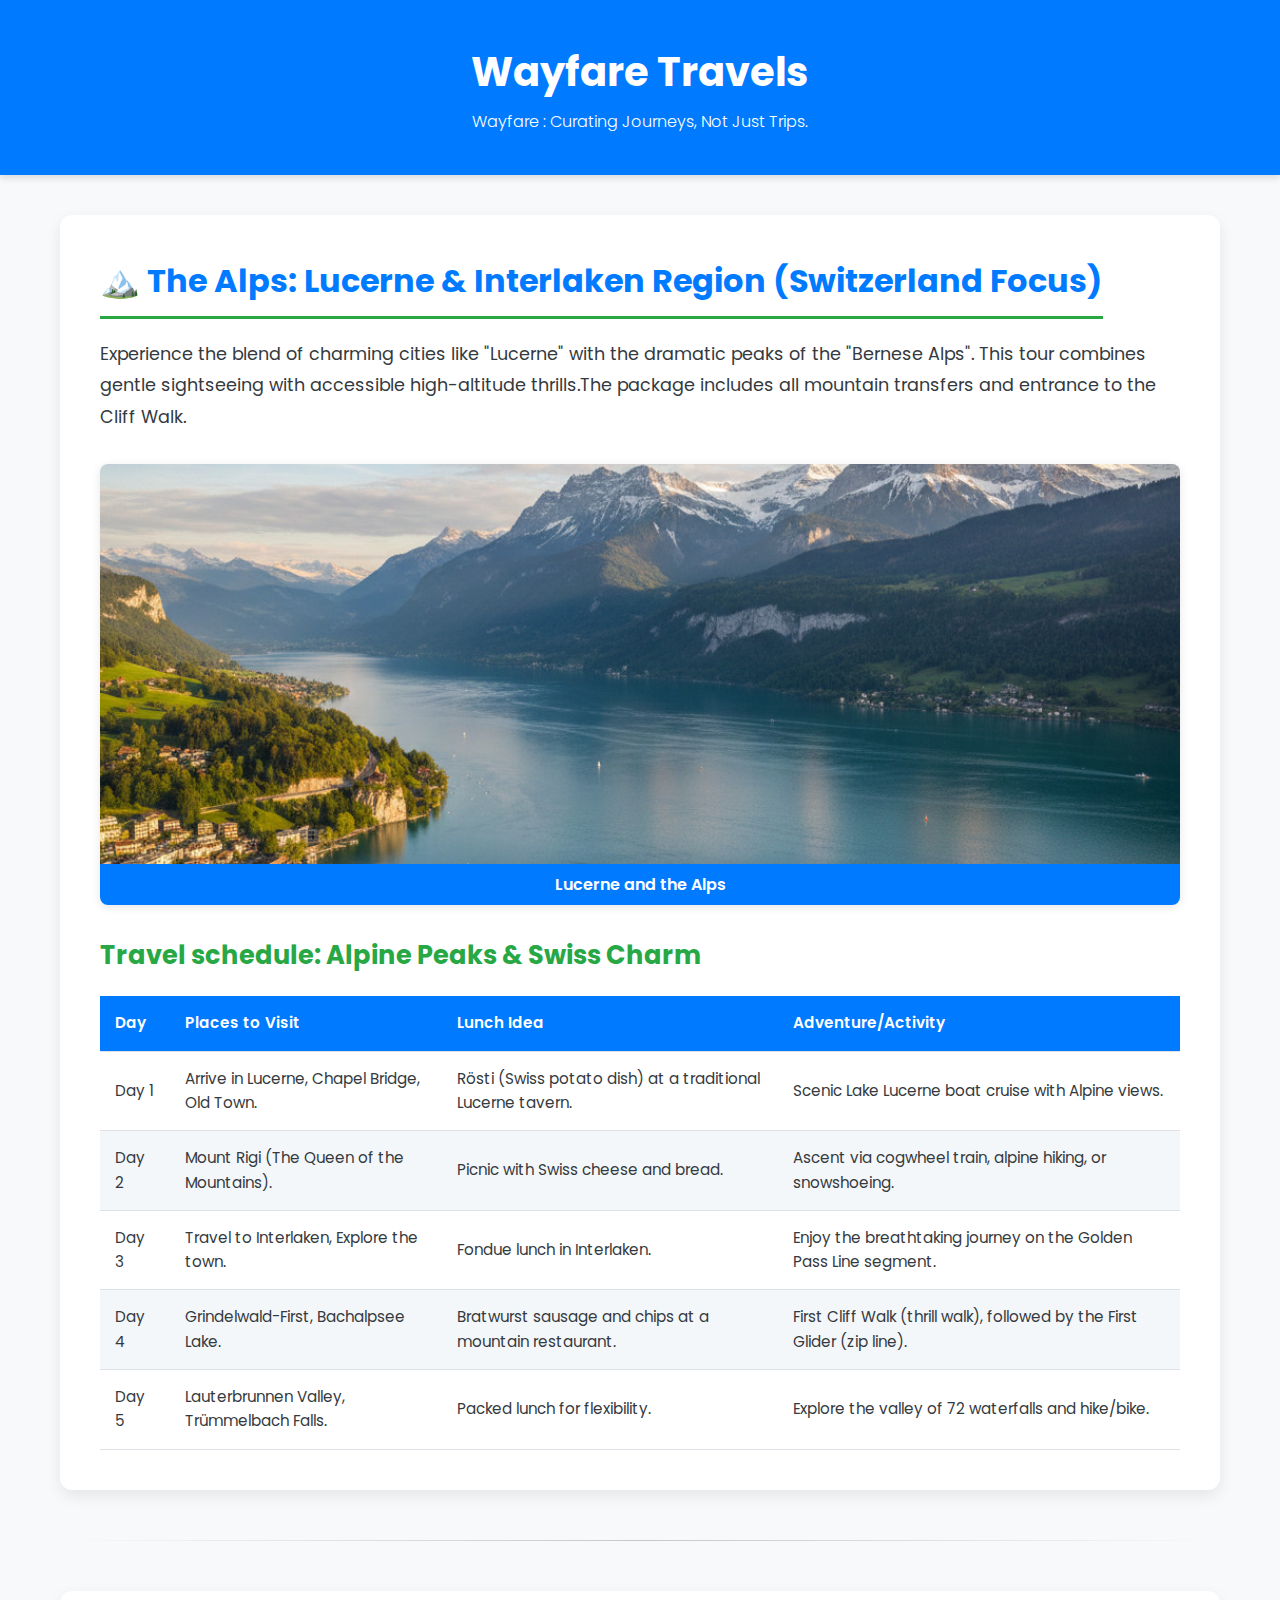
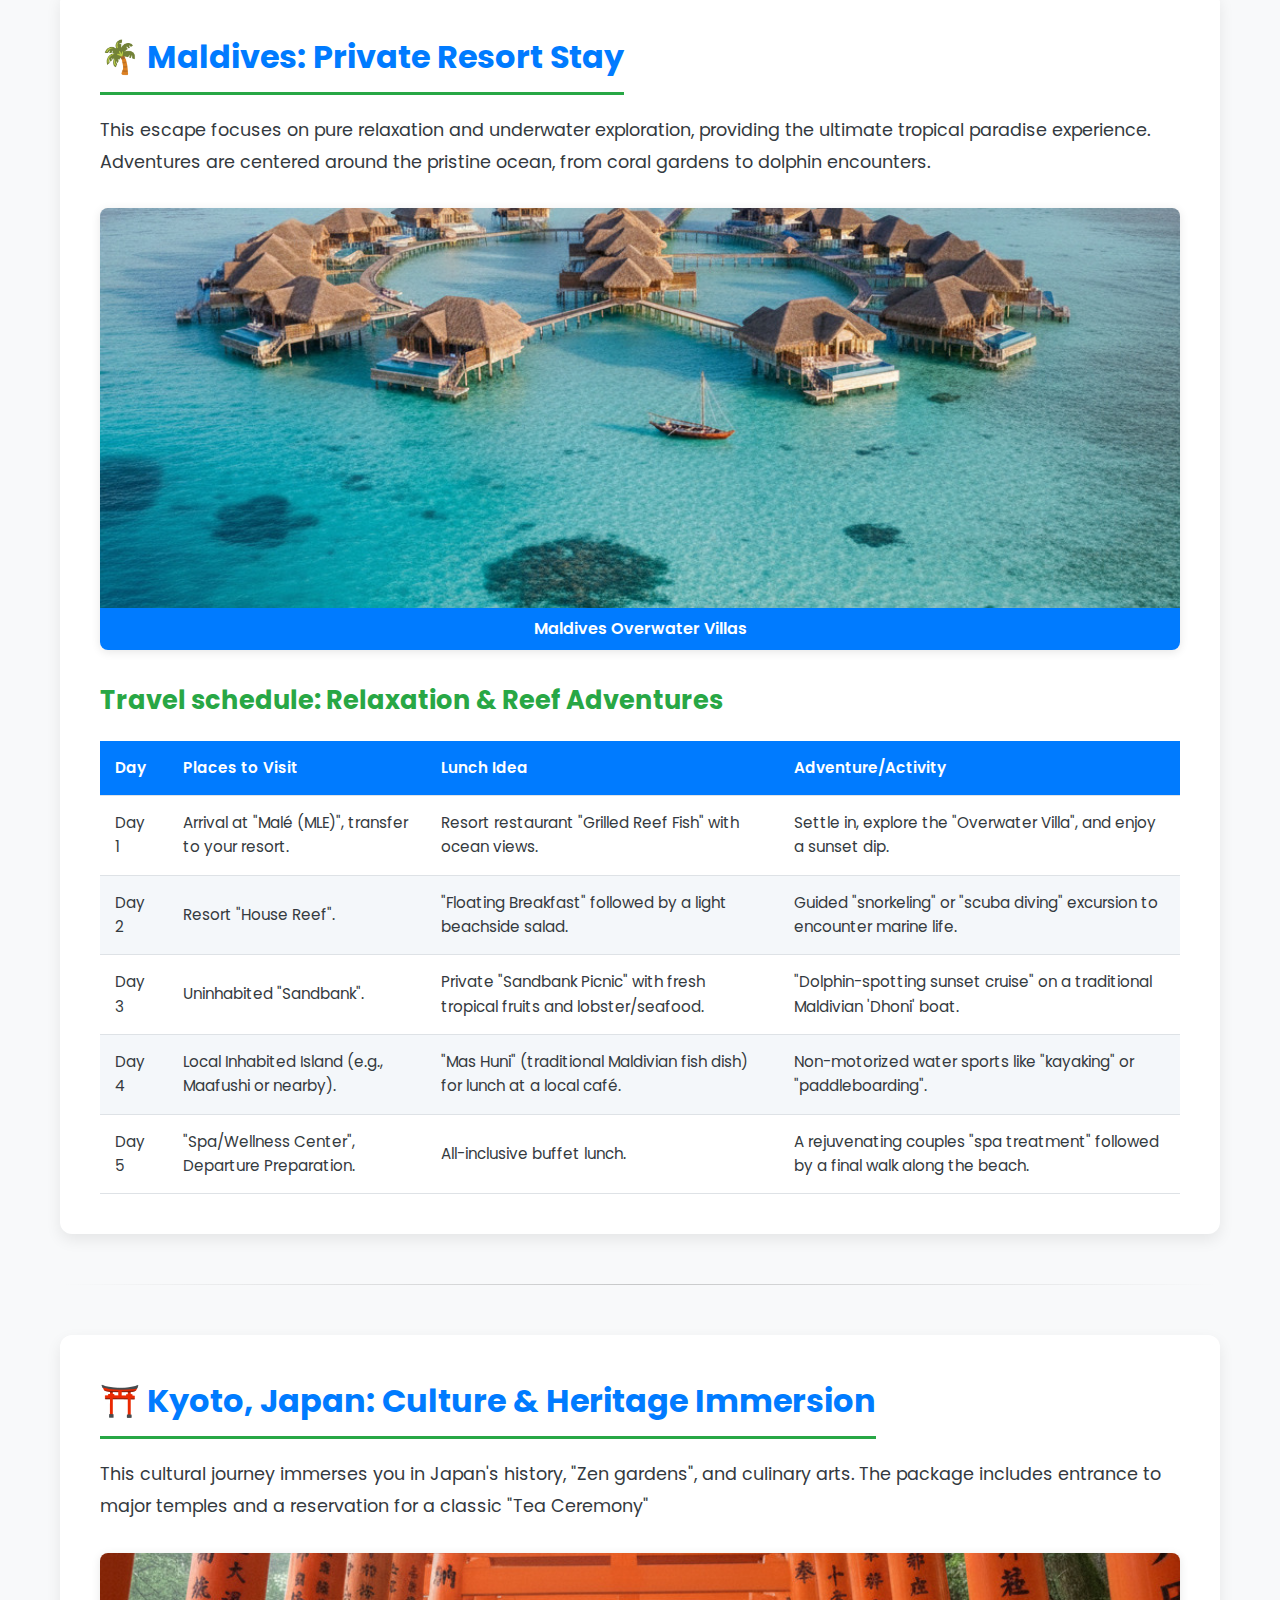
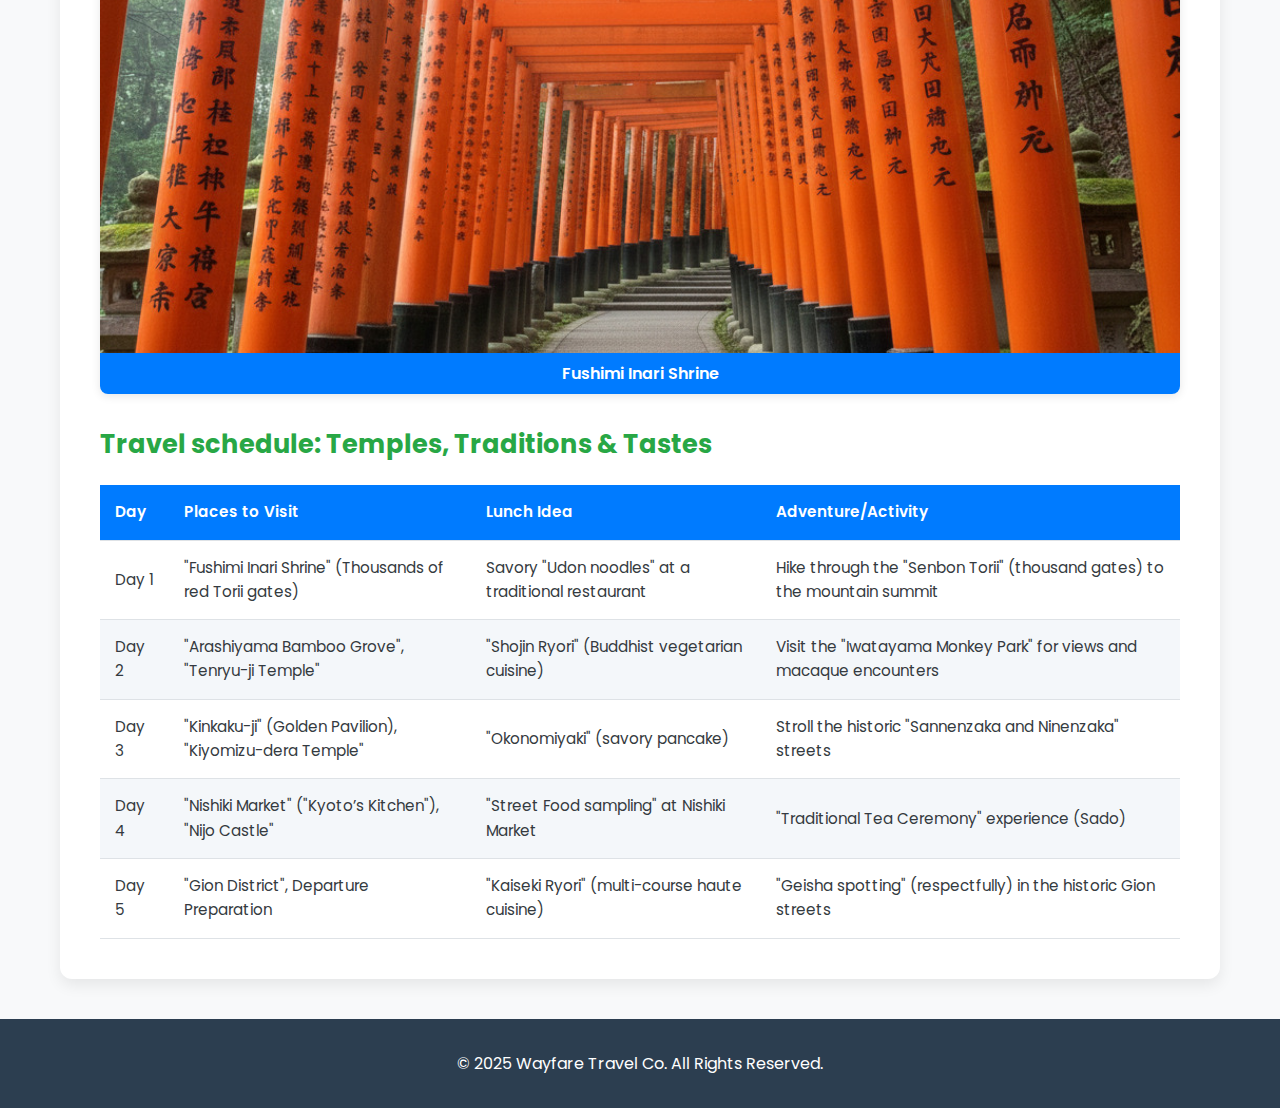
<file: index.html>
<!DOCTYPE html>
<html lang="en">
<head>
    <meta charset="UTF-8">
    <meta name="viewport" content="width=device-width, initial-scale=1.0">
    <title> Wayfare Destinations  Guide</title>
    <link rel="stylesheet" href="destinations.css">
    <link href="https://fonts.googleapis.com/css2?family=Poppins:wght@300;400;600;700&display=swap" rel="stylesheet">
</head>
<body>

    <header>
        <div class="container">
            <h1>Wayfare Travels</h1>
            <p>Wayfare : Curating Journeys, Not Just Trips.</p>
        </div>
    </header>

    <main class="container">

        <section id="alps" class="destination-guide">
            <h2>🏔️ The Alps: Lucerne & Interlaken Region (Switzerland Focus)</h2>
            <p class="summary-text">Experience the blend of charming cities like "Lucerne" with the dramatic peaks of the "Bernese Alps". This tour combines gentle sightseeing with accessible high-altitude thrills.The package includes all mountain transfers and entrance to the Cliff Walk.</p>
            <div class="image-box">
                <img src="Scenic view of the Swiss Alps and Lake Lucerne.jpg" alt="Scenic view of the Swiss Alps and Lake Lucerne">
                <p>Lucerne and the Alps</p>
            </div>
            
            <div class="Travel_Schedule">
                <h3>Travel schedule: Alpine Peaks & Swiss Charm</h3>
                <table>
                    <thead>
                        <tr>
                            <th>Day</th>
                            <th>Places to Visit</th>
                            <th>Lunch Idea</th>
                            <th>Adventure/Activity</th>
                        </tr>
                    </thead>
                    <tbody>
                        <tr>
                            <td>Day 1</td>
                            <td>Arrive in Lucerne, Chapel Bridge, Old Town.</td>
                            <td>Rösti (Swiss potato dish) at a traditional Lucerne tavern.</td>
                            <td>Scenic Lake Lucerne boat cruise with Alpine views.</td>
                        </tr>
                        <tr>
                            <td>Day 2</td>
                            <td>Mount Rigi (The Queen of the Mountains).</td>
                            <td>Picnic with Swiss cheese and bread.</td>
                            <td>Ascent via cogwheel train, alpine hiking, or snowshoeing.</td>
                        </tr>
                        <tr>
                            <td>Day 3</td>
                            <td>Travel to Interlaken, Explore the town.</td>
                            <td>Fondue lunch in Interlaken.</td>
                            <td>Enjoy the breathtaking journey on the Golden Pass Line segment.</td>
                        </tr>
                        <tr>
                            <td>Day 4</td>
                            <td>Grindelwald-First, Bachalpsee Lake.</td>
                            <td>Bratwurst sausage and chips at a mountain restaurant.</td>
                            <td>First Cliff Walk (thrill walk), followed by the First Glider (zip line).</td>
                        </tr>
                        <tr>
                            <td>Day 5</td>
                            <td>Lauterbrunnen Valley, Trümmelbach Falls.</td>
                            <td>Packed lunch for flexibility.</td>
                            <td>Explore the valley of 72 waterfalls and hike/bike.</td>
                        </tr>
                    </tbody>
                </table>
            </div>
        </section>

        <hr>

        <section id="maldives" class="destination-guide">
            <h2>🌴 Maldives: Private Resort Stay</h2>
            <p class="summary-text">This escape focuses on pure relaxation and underwater exploration, providing the ultimate tropical paradise experience. Adventures are centered around the pristine ocean, from coral gardens to dolphin encounters.</p>
            <div class="image-box">
                <img src="Overwater villas and turquoise lagoon in the Maldives.jpg" alt="Overwater villas and turquoise lagoon in the Maldives">
                <p>Maldives Overwater Villas</p>
            </div>

            <div class="Travel_Schedule">
                <h3>Travel schedule: Relaxation & Reef Adventures</h3>
                <table>
                    <thead>
                        <tr>
                            <th>Day</th>
                            <th>Places to Visit</th>
                            <th>Lunch Idea</th>
                            <th>Adventure/Activity</th>
                        </tr>
                    </thead>
                    <tbody>
                        <tr>
                            <td>Day 1</td>
                            <td>Arrival at "Malé (MLE)", transfer to your resort.</td>
                            <td>Resort restaurant "Grilled Reef Fish" with ocean views.</td>
                            <td>Settle in, explore the "Overwater Villa", and enjoy a sunset dip.</td>
                        </tr>
                        <tr>
                            <td>Day 2</td>
                            <td>Resort "House Reef".</td>
                            <td>"Floating Breakfast" followed by a light beachside salad.</td>
                            <td>Guided "snorkeling" or "scuba diving" excursion to encounter marine life.</td>
                        </tr>
                        <tr>
                            <td>Day 3</td>
                            <td>Uninhabited "Sandbank".</td>
                            <td>Private "Sandbank Picnic" with fresh tropical fruits and lobster/seafood.</td>
                            <td>"Dolphin-spotting sunset cruise" on a traditional Maldivian 'Dhoni' boat.</td>
                        </tr>
                        <tr>
                            <td>Day 4</td>
                            <td>Local Inhabited Island (e.g., Maafushi or nearby).</td>
                            <td>"Mas Huni" (traditional Maldivian fish dish) for lunch at a local café.</td>
                            <td>Non-motorized water sports like "kayaking" or "paddleboarding".</td>
                        </tr>
                        <tr>
                            <td>Day 5</td>
                            <td>"Spa/Wellness Center", Departure Preparation.</td>
                            <td>All-inclusive buffet lunch.</td>
                            <td>A rejuvenating couples "spa treatment" followed by a final walk along the beach.</td>
                        </tr>
                    </tbody>
                </table>
            </div>
        </section>

        <hr>

        <section id="kyoto" class="destination-guide">
            <h2>⛩️ Kyoto, Japan: Culture & Heritage Immersion</h2>
            <p class="summary-text">This cultural journey immerses you in Japan's history, "Zen gardens", and culinary arts. The package includes entrance to major temples and a reservation for a classic "Tea Ceremony"</p>
            <div class="image-box">
                <img src="Fushimi Inari Shrine red torii gates in Kyoto, Japan.jpg" alt="Fushimi Inari Shrine red torii gates in Kyoto, Japan">
                <p>Fushimi Inari Shrine</p>
            </div>

            <div class="Travel_Schedule">
                <h3>Travel schedule: Temples, Traditions & Tastes</h3>
                <table>
                    <thead>
                        <tr>
                            <th>Day</th>
                            <th>Places to Visit</th>
                            <th>Lunch Idea</th>
                            <th>Adventure/Activity</th>
                        </tr>
                    </thead>
                    <tbody>
                        <tr>
                            <td>Day 1</td>
                            <td>"Fushimi Inari Shrine" (Thousands of red Torii gates)</td>
                            <td>Savory "Udon noodles" at a traditional restaurant</td>
                            <td>Hike through the "Senbon Torii" (thousand gates) to the mountain summit</td>
                        </tr>
                        <tr>
                            <td>Day 2</td>
                            <td>"Arashiyama Bamboo Grove", "Tenryu-ji Temple"</td>
                            <td>"Shojin Ryori" (Buddhist vegetarian cuisine)</td>
                            <td>Visit the "Iwatayama Monkey Park" for views and macaque encounters</td>
                        </tr>
                        <tr>
                            <td>Day 3</td>
                            <td>"Kinkaku-ji" (Golden Pavilion), "Kiyomizu-dera Temple"</td>
                            <td>"Okonomiyaki" (savory pancake)</td>
                            <td>Stroll the historic "Sannenzaka and Ninenzaka" streets</td>
                        </tr>
                        <tr>
                            <td>Day 4</td>
                            <td>"Nishiki Market" ("Kyoto’s Kitchen"), "Nijo Castle"</td>
                            <td>"Street Food sampling" at Nishiki Market</td>
                            <td>"Traditional Tea Ceremony" experience (Sado)</td>
                        </tr>
                        <tr>
                            <td>Day 5</td>
                            <td>"Gion District", Departure Preparation</td>
                            <td>"Kaiseki Ryori" (multi-course haute cuisine)</td>
                            <td>"Geisha spotting" (respectfully) in the historic Gion streets</td>
                        </tr>
                    </tbody>
                </table>
            </div>
        </section>

    </main>

    <footer>
        <div class="container">
            <p>&copy; 2025 Wayfare Travel Co. All Rights Reserved.</p>
        </div>
    </footer>

</body>
</html>
</file>
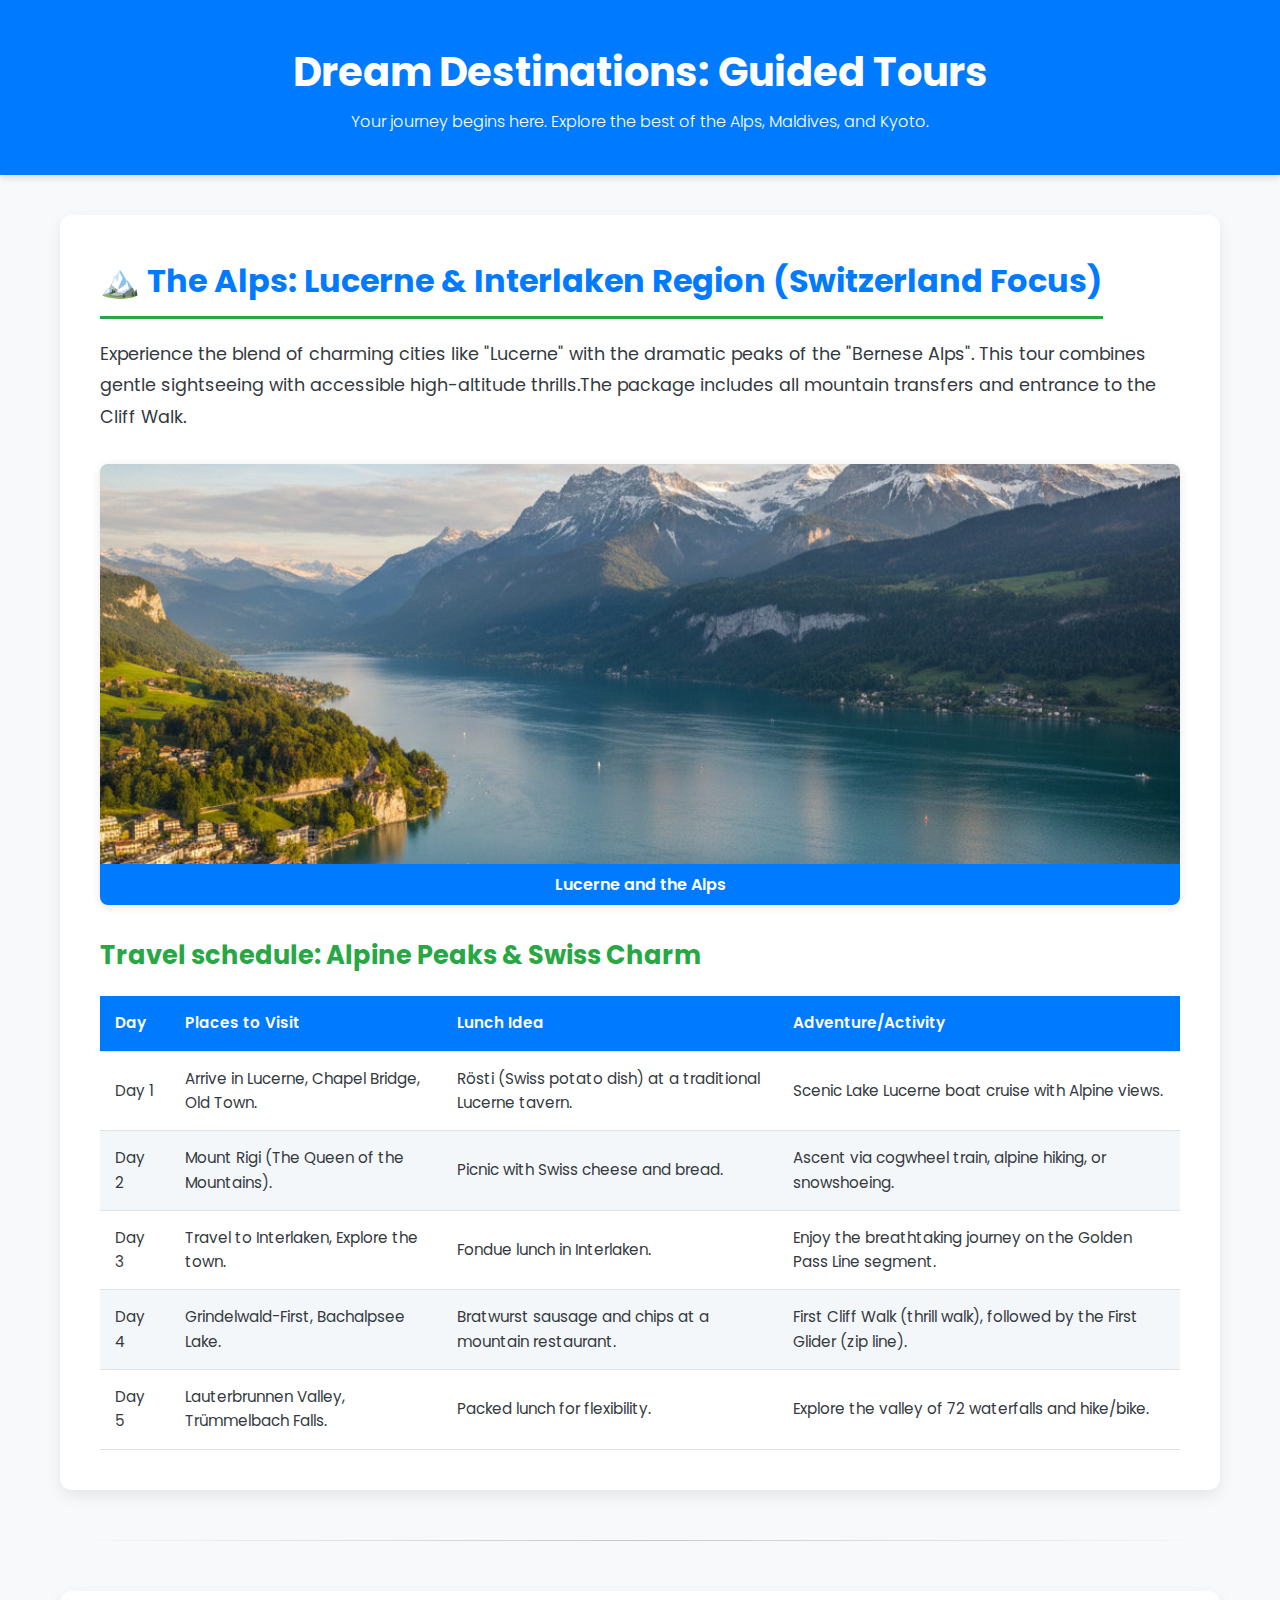
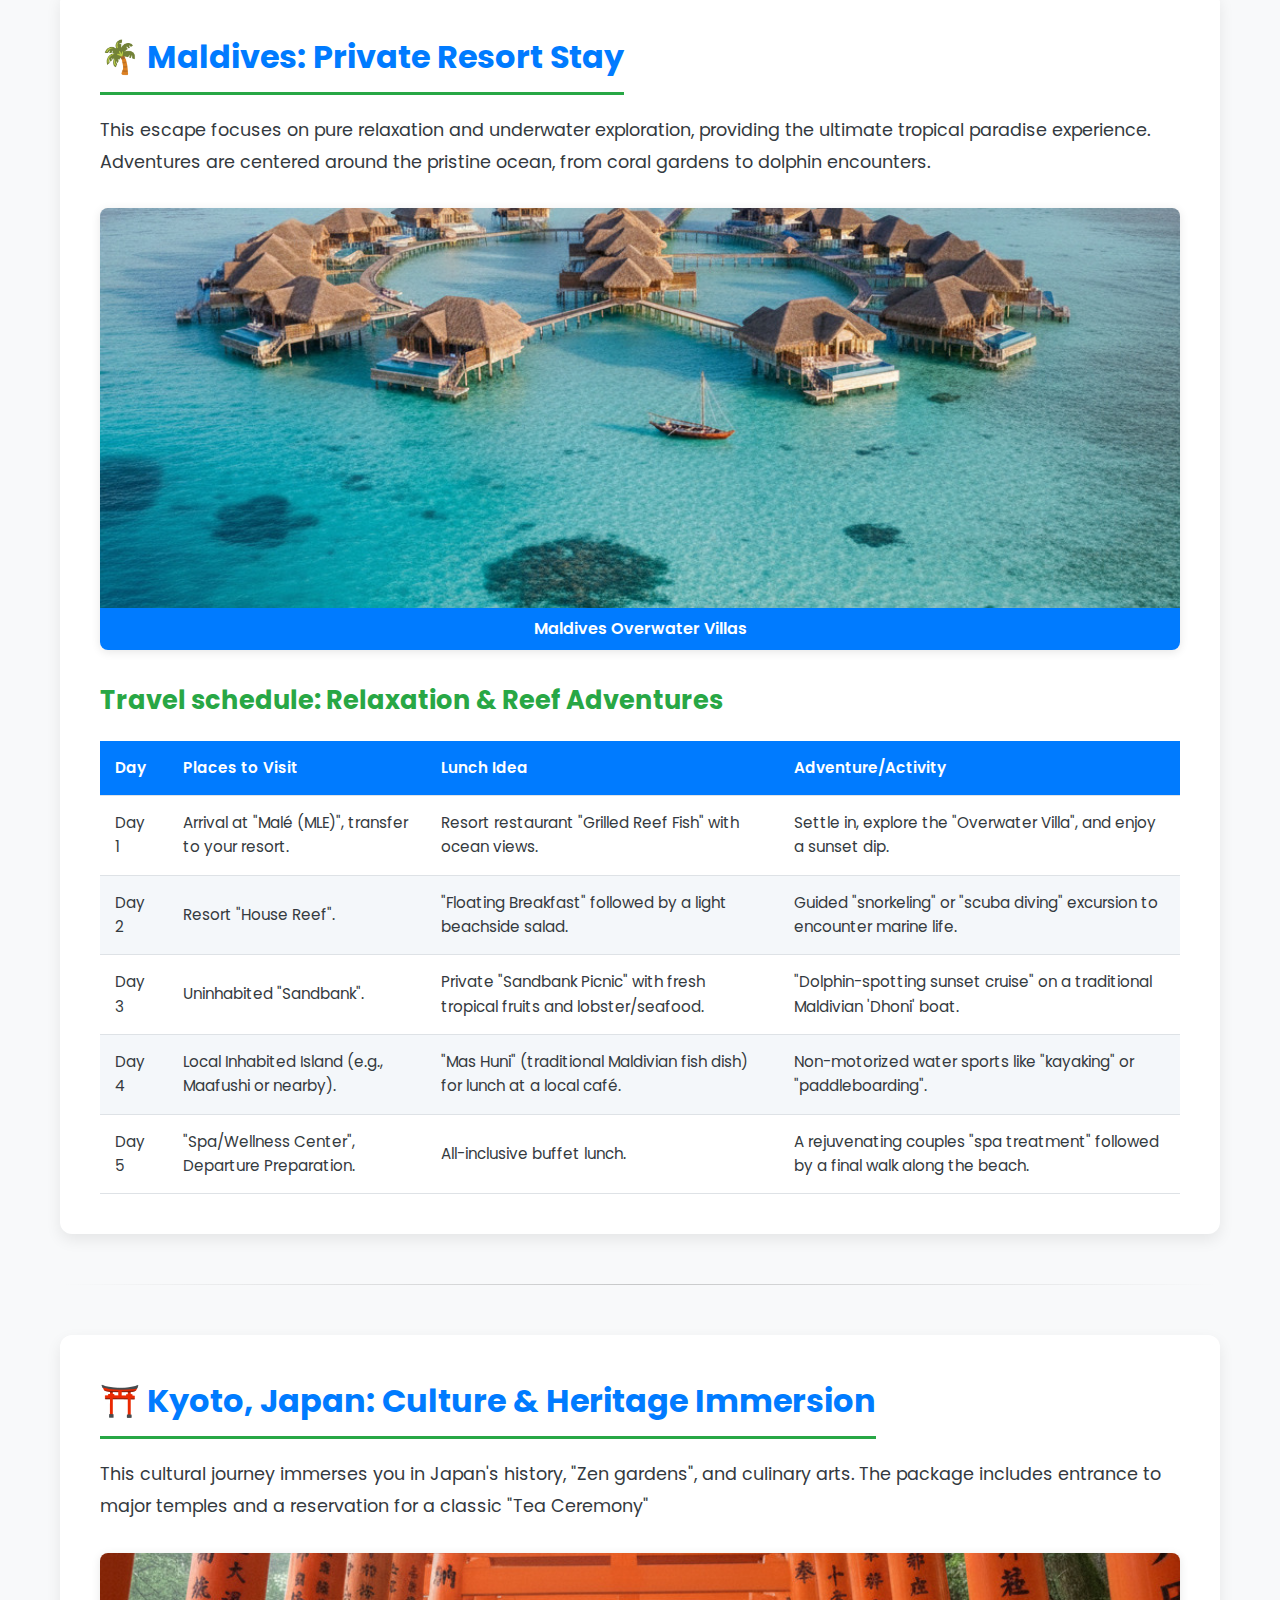
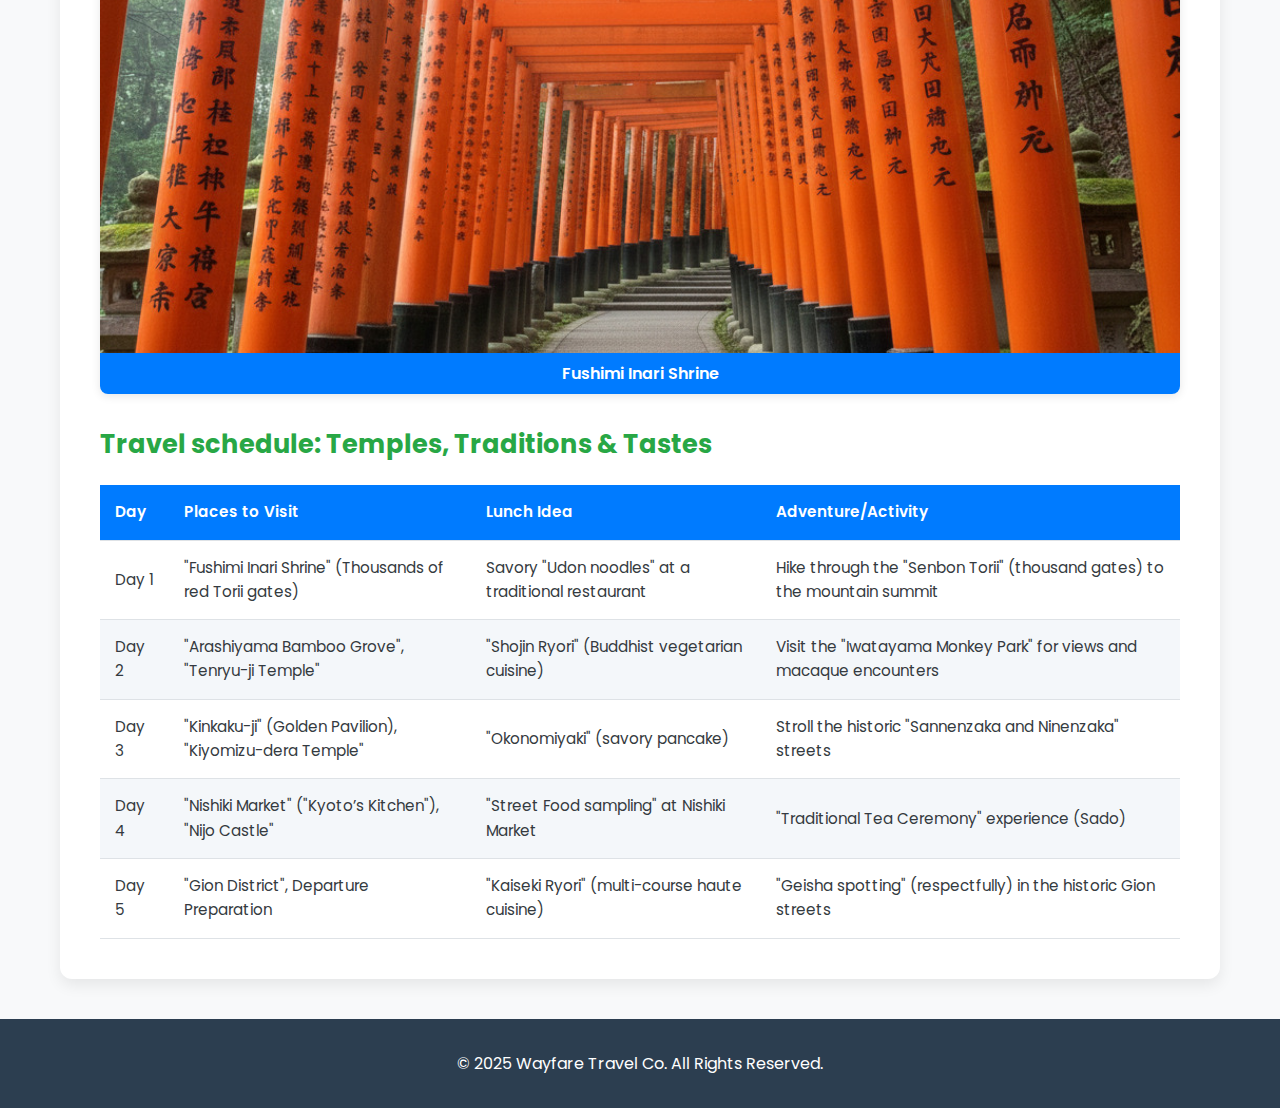
<file: destionations.html>
<!DOCTYPE html>
<html lang="en">
<head>
    <meta charset="UTF-8">
    <meta name="viewport" content="width=device-width, initial-scale=1.0">
    <title> Dream Destinations Guide</title>
    <link rel="stylesheet" href="destinations.css">
    <link href="https://fonts.googleapis.com/css2?family=Poppins:wght@300;400;600;700&display=swap" rel="stylesheet">
</head>
<body>

    <header>
        <div class="container">
            <h1>Dream Destinations:  Guided Tours</h1>
            <p>Your journey begins here. Explore the best of the Alps, Maldives, and Kyoto.</p>
        </div>
    </header>

    <main class="container">

        <section id="alps" class="destination-guide">
            <h2>🏔️ The Alps: Lucerne & Interlaken Region (Switzerland Focus)</h2>
            <p class="summary-text">Experience the blend of charming cities like "Lucerne" with the dramatic peaks of the "Bernese Alps". This tour combines gentle sightseeing with accessible high-altitude thrills.The package includes all mountain transfers and entrance to the Cliff Walk.</p>
            <div class="image-box">
                <img src="Scenic view of the Swiss Alps and Lake Lucerne.jpg" alt="Scenic view of the Swiss Alps and Lake Lucerne">
                <p>Lucerne and the Alps</p>
            </div>
            
            <div class="Travel_Schedule">
                <h3>Travel schedule: Alpine Peaks & Swiss Charm</h3>
                <table>
                    <thead>
                        <tr>
                            <th>Day</th>
                            <th>Places to Visit</th>
                            <th>Lunch Idea</th>
                            <th>Adventure/Activity</th>
                        </tr>
                    </thead>
                    <tbody>
                        <tr>
                            <td>Day 1</td>
                            <td>Arrive in Lucerne, Chapel Bridge, Old Town.</td>
                            <td>Rösti (Swiss potato dish) at a traditional Lucerne tavern.</td>
                            <td>Scenic Lake Lucerne boat cruise with Alpine views.</td>
                        </tr>
                        <tr>
                            <td>Day 2</td>
                            <td>Mount Rigi (The Queen of the Mountains).</td>
                            <td>Picnic with Swiss cheese and bread.</td>
                            <td>Ascent via cogwheel train, alpine hiking, or snowshoeing.</td>
                        </tr>
                        <tr>
                            <td>Day 3</td>
                            <td>Travel to Interlaken, Explore the town.</td>
                            <td>Fondue lunch in Interlaken.</td>
                            <td>Enjoy the breathtaking journey on the Golden Pass Line segment.</td>
                        </tr>
                        <tr>
                            <td>Day 4</td>
                            <td>Grindelwald-First, Bachalpsee Lake.</td>
                            <td>Bratwurst sausage and chips at a mountain restaurant.</td>
                            <td>First Cliff Walk (thrill walk), followed by the First Glider (zip line).</td>
                        </tr>
                        <tr>
                            <td>Day 5</td>
                            <td>Lauterbrunnen Valley, Trümmelbach Falls.</td>
                            <td>Packed lunch for flexibility.</td>
                            <td>Explore the valley of 72 waterfalls and hike/bike.</td>
                        </tr>
                    </tbody>
                </table>
            </div>
        </section>

        <hr>

        <section id="maldives" class="destination-guide">
            <h2>🌴 Maldives: Private Resort Stay</h2>
            <p class="summary-text">This escape focuses on pure relaxation and underwater exploration, providing the ultimate tropical paradise experience. Adventures are centered around the pristine ocean, from coral gardens to dolphin encounters.</p>
            <div class="image-box">
                <img src="Overwater villas and turquoise lagoon in the Maldives.jpg" alt="Overwater villas and turquoise lagoon in the Maldives">
                <p>Maldives Overwater Villas</p>
            </div>

            <div class="Travel_Schedule">
                <h3>Travel schedule: Relaxation & Reef Adventures</h3>
                <table>
                    <thead>
                        <tr>
                            <th>Day</th>
                            <th>Places to Visit</th>
                            <th>Lunch Idea</th>
                            <th>Adventure/Activity</th>
                        </tr>
                    </thead>
                    <tbody>
                        <tr>
                            <td>Day 1</td>
                            <td>Arrival at "Malé (MLE)", transfer to your resort.</td>
                            <td>Resort restaurant "Grilled Reef Fish" with ocean views.</td>
                            <td>Settle in, explore the "Overwater Villa", and enjoy a sunset dip.</td>
                        </tr>
                        <tr>
                            <td>Day 2</td>
                            <td>Resort "House Reef".</td>
                            <td>"Floating Breakfast" followed by a light beachside salad.</td>
                            <td>Guided "snorkeling" or "scuba diving" excursion to encounter marine life.</td>
                        </tr>
                        <tr>
                            <td>Day 3</td>
                            <td>Uninhabited "Sandbank".</td>
                            <td>Private "Sandbank Picnic" with fresh tropical fruits and lobster/seafood.</td>
                            <td>"Dolphin-spotting sunset cruise" on a traditional Maldivian 'Dhoni' boat.</td>
                        </tr>
                        <tr>
                            <td>Day 4</td>
                            <td>Local Inhabited Island (e.g., Maafushi or nearby).</td>
                            <td>"Mas Huni" (traditional Maldivian fish dish) for lunch at a local café.</td>
                            <td>Non-motorized water sports like "kayaking" or "paddleboarding".</td>
                        </tr>
                        <tr>
                            <td>Day 5</td>
                            <td>"Spa/Wellness Center", Departure Preparation.</td>
                            <td>All-inclusive buffet lunch.</td>
                            <td>A rejuvenating couples "spa treatment" followed by a final walk along the beach.</td>
                        </tr>
                    </tbody>
                </table>
            </div>
        </section>

        <hr>

        <section id="kyoto" class="destination-guide">
            <h2>⛩️ Kyoto, Japan: Culture & Heritage Immersion</h2>
            <p class="summary-text">This cultural journey immerses you in Japan's history, "Zen gardens", and culinary arts. The package includes entrance to major temples and a reservation for a classic "Tea Ceremony"</p>
            <div class="image-box">
                <img src="Fushimi Inari Shrine red torii gates in Kyoto, Japan.jpg" alt="Fushimi Inari Shrine red torii gates in Kyoto, Japan">
                <p>Fushimi Inari Shrine</p>
            </div>

            <div class="Travel_Schedule">
                <h3>Travel schedule: Temples, Traditions & Tastes</h3>
                <table>
                    <thead>
                        <tr>
                            <th>Day</th>
                            <th>Places to Visit</th>
                            <th>Lunch Idea</th>
                            <th>Adventure/Activity</th>
                        </tr>
                    </thead>
                    <tbody>
                        <tr>
                            <td>Day 1</td>
                            <td>"Fushimi Inari Shrine" (Thousands of red Torii gates)</td>
                            <td>Savory "Udon noodles" at a traditional restaurant</td>
                            <td>Hike through the "Senbon Torii" (thousand gates) to the mountain summit</td>
                        </tr>
                        <tr>
                            <td>Day 2</td>
                            <td>"Arashiyama Bamboo Grove", "Tenryu-ji Temple"</td>
                            <td>"Shojin Ryori" (Buddhist vegetarian cuisine)</td>
                            <td>Visit the "Iwatayama Monkey Park" for views and macaque encounters</td>
                        </tr>
                        <tr>
                            <td>Day 3</td>
                            <td>"Kinkaku-ji" (Golden Pavilion), "Kiyomizu-dera Temple"</td>
                            <td>"Okonomiyaki" (savory pancake)</td>
                            <td>Stroll the historic "Sannenzaka and Ninenzaka" streets</td>
                        </tr>
                        <tr>
                            <td>Day 4</td>
                            <td>"Nishiki Market" ("Kyoto’s Kitchen"), "Nijo Castle"</td>
                            <td>"Street Food sampling" at Nishiki Market</td>
                            <td>"Traditional Tea Ceremony" experience (Sado)</td>
                        </tr>
                        <tr>
                            <td>Day 5</td>
                            <td>"Gion District", Departure Preparation</td>
                            <td>"Kaiseki Ryori" (multi-course haute cuisine)</td>
                            <td>"Geisha spotting" (respectfully) in the historic Gion streets</td>
                        </tr>
                    </tbody>
                </table>
            </div>
        </section>

    </main>

    <footer>
        <div class="container">
            <p>&copy; 2025 Wayfare Travel Co. All Rights Reserved.</p>
        </div>
    </footer>

</body>
</html>
</file>
<file: destinations.css>
:root {
    --primary-color: #007bff; /* Bright Blue for emphasis */
    --secondary-color: #28a745; /* Green for adventure/nature */
    --background-color: #f8f9fa; /* Light gray background */
    --card-background: #ffffff;
    --text-color: #343a40;
    --font-family: 'Poppins', sans-serif;
}

* {
    margin: 0;
    padding: 0;
    box-sizing: border-box;
}

body {
    font-family: var(--font-family);
    line-height: 1.6;
    color: var(--text-color);
    background-color: var(--background-color);
}

.container {
    max-width: 1200px;
    margin: 0 auto;
    padding: 0 20px;
}

header {
    background-color: var(--primary-color);
    color: white;
    padding: 40px 0;
    text-align: center;
    box-shadow: 0 4px 6px rgba(0, 0, 0, 0.1);
}

header h1 {
    font-size: 2.5rem;
    margin-bottom: 5px;
}

header p {
    font-weight: 300;
}

.destination-guide {
    background-color: var(--card-background);
    padding: 40px;
    margin: 40px 0;
    border-radius: 12px;
    box-shadow: 0 6px 15px rgba(0, 0, 0, 0.08);
    transition: transform 0.3s ease;
}

.destination-guide:hover {
    transform: translateY(-5px);
}

.destination-guide h2 {
    color: var(--primary-color);
    font-size: 2rem;
    margin-bottom: 20px;
    border-bottom: 3px solid var(--secondary-color);
    padding-bottom: 10px;
    display: inline-block;
}

.summary-text {
    font-size: 1.1rem;
    margin-bottom: 30px;
    line-height: 1.8;
}

.image-box {
    margin-bottom: 30px;
    border-radius: 8px;
    overflow: hidden;
    box-shadow: 0 2px 10px rgba(0, 0, 0, 0.1);
    text-align: center;
}

.image-box img {
    width: 100%;
    height: 400px;
    object-fit: cover;
    display: block;
}

.image-box p {
    background-color: var(--primary-color);
    color: white;
    padding: 8px 0;
    font-weight: 600;
}

.Travel_Schedule h3 {
    color: var(--secondary-color);
    margin-bottom: 15px;
    font-size: 1.6rem;
}

table {
    width: 100%;
    border-collapse: collapse;
    margin-top: 20px;
    font-size: 0.95rem;
}

thead {
    background-color: var(--primary-color);
    color: white;
}

th, td {
    padding: 15px;
    text-align: left;
    border-bottom: 1px solid #dee2e6;
}

th {
    font-weight: 600;
}

tbody tr:nth-child(even) {
    background-color: #f4f7fa; /* Light stripe for readability */
}

tbody tr:hover {
    background-color: #e9ecef;
    cursor: default;
}

hr {
    border: 0;
    height: 1px;
    background-image: linear-gradient(to right, rgba(0, 0, 0, 0), rgba(0, 0, 0, 0.2), rgba(0, 0, 0, 0));
    margin: 50px 0;
}

footer {
     background-color: #2c3e50;
    color: white;
    text-align: center;
    padding: 2rem;
}

@media (max-width: 768px) {
    header h1 {
        font-size: 2rem;
    }

    .destination-guide {
        padding: 20px;
        margin: 20px 0;
    }

    .destination-guide h2 {
        font-size: 1.5rem;
        text-align: center;
    }

    table, thead, tbody, th, td, tr {
        display: block;
    }

    thead tr {
        position: absolute;
        top: -9999px;
        left: -9999px;
    }

    td {
        border: none;
        border-bottom: 1px solid #dee2e6;
        position: relative;
        padding-left: 50%; /* Make room for the pseudo-element label */
        text-align: right;
    }

    td::before {
        content: attr(data-label);
        position: absolute;
        left: 6px;
        width: 45%;
        padding-right: 10px;
        white-space: nowrap;
        font-weight: 600;
        text-align: left;
        color: var(--primary-color);
    }

}
</file>
